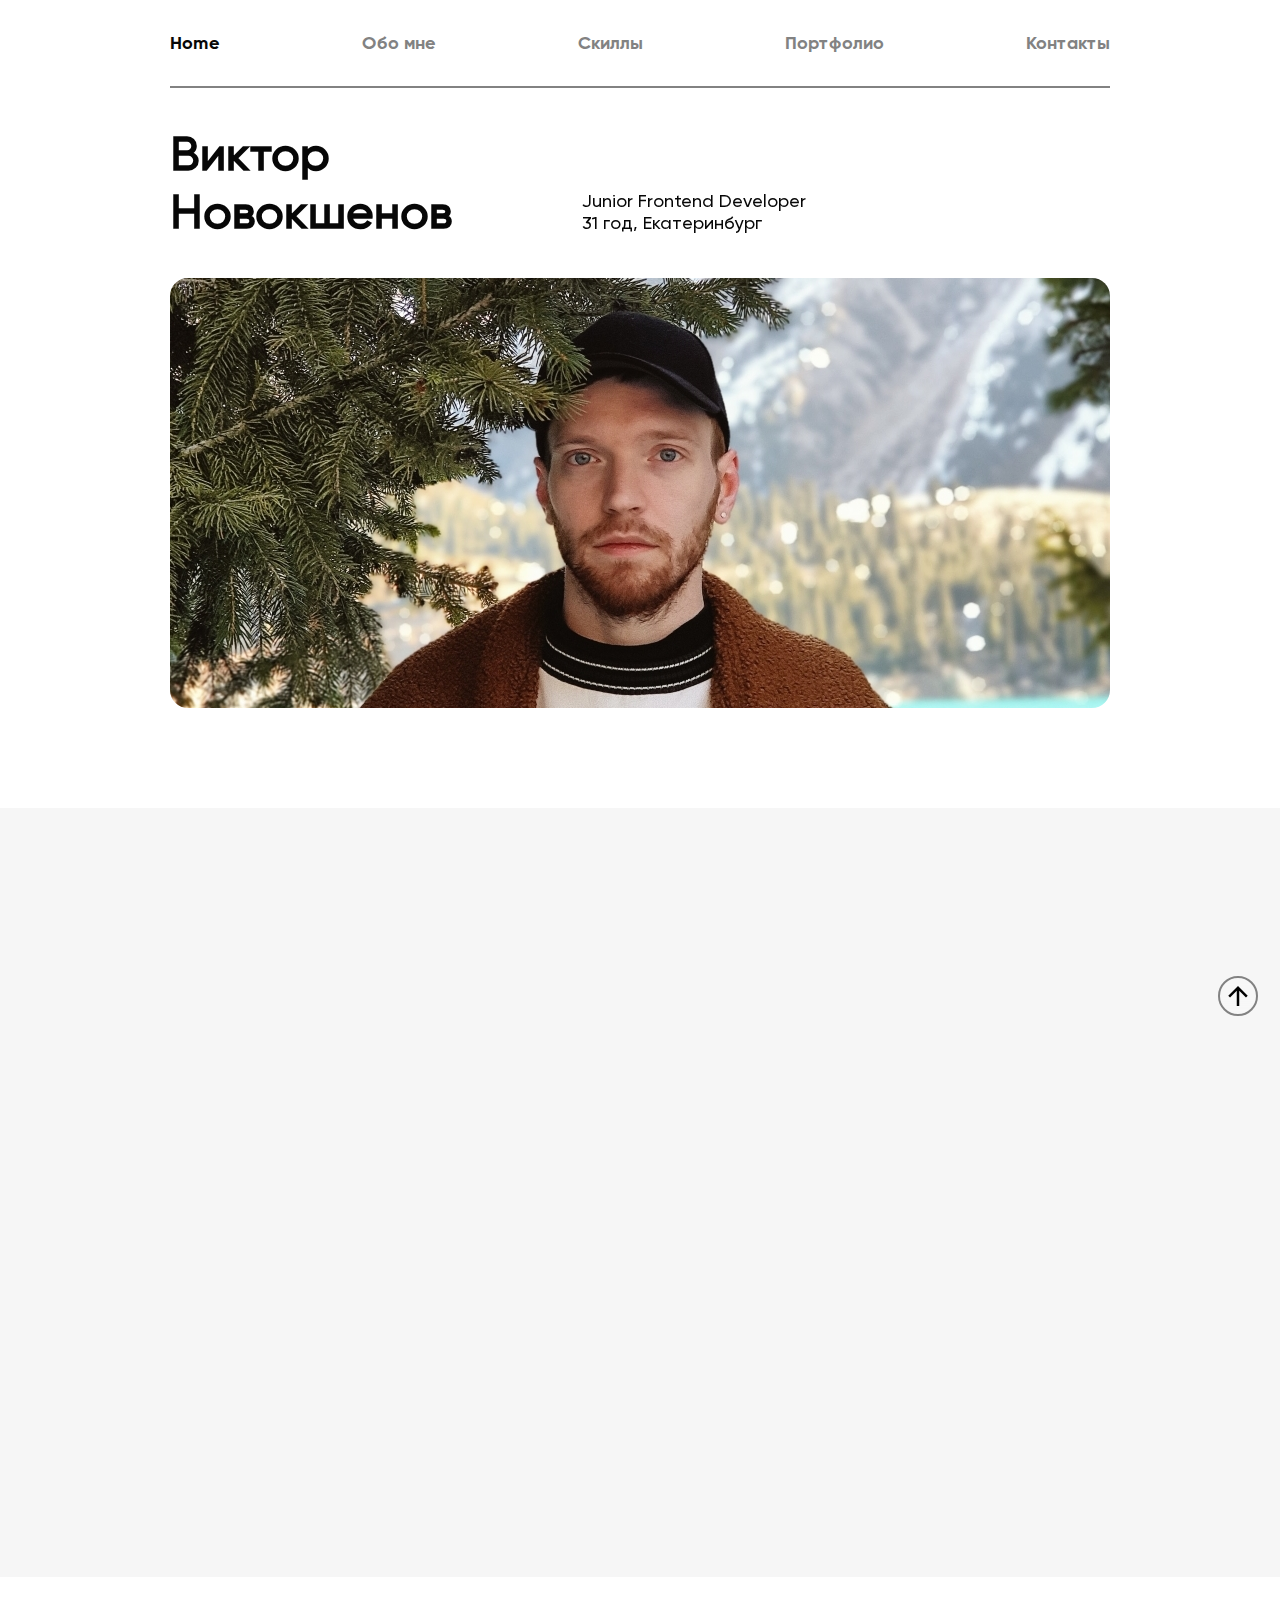
<file: index.html>
<!DOCTYPE html>
<html lang="en">
<head>
  <meta charset="UTF-8">
  <meta name="viewport" content="width=device-width, initial-scale=1.0">
  <link rel="stylesheet" href="fonts.css">
  <link rel="stylesheet" href="style.css">
  <title>Victor Novokshenov, Junior Frontend Developer</title>
  <!-- Yandex.Metrika counter -->
  <script type="text/javascript" >
    (function(m,e,t,r,i,k,a){m[i]=m[i]||function(){(m[i].a=m[i].a||[]).push(arguments)};
      m[i].l=1*new Date();k=e.createElement(t),a=e.getElementsByTagName(t)[0],k.async=1,k.src=r,a.parentNode.insertBefore(k,a)})
    (window, document, "script", "https://mc.yandex.ru/metrika/tag.js", "ym");

    ym(87896141, "init", {
      clickmap:true,
      trackLinks:true,
      accurateTrackBounce:true
    });
  </script>
  <noscript><div><img src="https://mc.yandex.ru/watch/87896141" style="position:absolute; left:-9999px;" alt="" /></div></noscript>
  <!-- /Yandex.Metrika counter -->
</head>
<body>
<header>
  <div class="container">

    <nav class="header-menu">
      <ul class="header-menu-wrapper">
        <li class="menu-item current"><a href="#">Home</a></li>
        <li class="menu-item"><a href="#about-me">Обо мне</a></li>
        <li class="menu-item"><a href="#skills">Скиллы</a></li>
        <li class="menu-item"><a href="#portfolio">Портфолио</a></li>
        <li class="menu-item"><a href="#contacts">Контакты</a></li>
      </ul>
    </nav>

    <div class="header-menu-modal">
      <ul class="header-menu-modal-wrapper">
        <li class="menu-modal-item current"><a href="#">Home</a></li>
        <li class="menu-modal-item"><a href="#about-me">Обо мне</a></li>
        <li class="menu-modal-item"><a href="#skills">Скиллы</a></li>
        <li class="menu-modal-item"><a href="#portfolio">Портфолио</a></li>
        <li class="menu-modal-item"><a href="#contacts">Контакты</a></li>
      </ul>
    </div>

    <button class="burger-menu-button">
      <span class="burger-menu-icon"></span>
    </button>

    <div class="personal-info">
      <div class="personal-name-profession">
        <div class="personal-name"><h1>Виктор <br> Новокшенов</h1></div>
        <div class="profession-info">Junior Frontend Developer <br> 31 год, Екатеринбург</div>
      </div>
      <div class="personal-photo">
        <img class="photo-lg" src="img/personal-photo-lg.jpg" alt="Victor Novokshenov">
        <img src="img/personal-photo.jpg" alt="Victor Novokshenov" class="photo-sm">
      </div>
    </div>

  </div>
</header>

<main>
  <section class="about-me" id="about-me">
    <div class="container">
      <h2 class="section-title">Обо Мне</h2>
      <div class="about-me-content">
        <p>Меня зовут Новокшенов Виктор и я — начинающий Frontend разработчик.</p>

        <p>На текущий момент мною полностью пройден курс Frontend Developer на портале JetBrains.<br>
          Прошел все тренажеры HTML Academy. В том числе по JavaScript, PHP, верстке продвинутого уровня.<br>
          Умею верстать на флексах, гридах и, если внезапно понадобится, даже на флоатах и таблицах.</p>

        <p>В работе над проектами стараюсь писать максимально простой и понятный код,
          придерживаюсь общих рекомендаций по стилю кода и наименованию классов/переменных.<br>
          Считаю, что верстка должна быть адаптивной, а интерфейс максимально дружественным для пользователя.</p>

        <p>Ознакомиться с моими учебными работами можно в разделе
          <a href="#portfolio" class="text-link">портфолио</a> и на
          <a href="https://github.com/VictorNov" class="text-link" target="_blank" rel="noopener">GitHUB</a>.</p>
      </div>
    </div>
  </section>
  <section class="skills" id="skills">
    <div class="container">
      <h2 class="section-title">Скиллы</h2>
      <p class="skills-description">Имею опыт работы со следующими технологиями и программами:</p>
      <div class="skills-cards">
        <div class="skill-item">
          <img src="img/html5_icon.svg" alt="HTML5" title="HTML5" class="skill-item-img">
          <p class="skill-item-title">HTML5</p>
          <div class="skill-item-rating">
            <div class="star"></div>
            <div class="star"></div>
            <div class="star"></div>
            <div class="star"></div>
            <div class="star disabled"></div>
          </div>
        </div>
        <div class="skill-item">
          <img src="img/css3_icon.svg" alt="CSS3" title="CSS3" class="skill-item-img">
          <p class="skill-item-title">CSS3</p>
          <div class="skill-item-rating">
            <div class="star"></div>
            <div class="star"></div>
            <div class="star"></div>
            <div class="star"></div>
            <div class="star disabled"></div>
          </div>
        </div>
        <div class="skill-item">
          <img src="img/js_icon.svg" alt="JavaScript" title="JavaScript" class="skill-item-img">
          <p class="skill-item-title">JavaScript</p>
          <div class="skill-item-rating">
            <div class="star"></div>
            <div class="star"></div>
            <div class="star"></div>
            <div class="star disabled"></div>
            <div class="star disabled"></div>
          </div>
        </div>
        <div class="skill-item">
          <img src="img/logo_sass_icon.svg" alt="Sass" title="Sass" class="skill-item-img">
          <p class="skill-item-title">Sass</p>
          <div class="skill-item-rating">
            <div class="star"></div>
            <div class="star"></div>
            <div class="star"></div>
            <div class="star disabled"></div>
            <div class="star disabled"></div>
          </div>
        </div>
        <div class="skill-item">
          <img src="img/pug-final-logo.svg" alt="Pug" title="Pug" class="skill-item-img">
          <p class="skill-item-title">Pug</p>
          <div class="skill-item-rating">
            <div class="star"></div>
            <div class="star"></div>
            <div class="star disabled"></div>
            <div class="star disabled"></div>
            <div class="star disabled"></div>
          </div>
        </div>
        <div class="skill-item">
          <img src="img/webpack.svg" alt="Webpack" title="Webpack" class="skill-item-img">
          <p class="skill-item-title">Webpack</p>
          <div class="skill-item-rating">
            <div class="star"></div>
            <div class="star"></div>
            <div class="star disabled"></div>
            <div class="star disabled"></div>
            <div class="star disabled"></div>
          </div>
        </div>
        <div class="skill-item">
          <img src="img/PS.svg" alt="Photoshop" title="Photoshop" class="skill-item-img">
          <p class="skill-item-title">Adobe Photoshop</p>
          <div class="skill-item-rating">
            <div class="star"></div>
            <div class="star"></div>
            <div class="star"></div>
            <div class="star"></div>
            <div class="star disabled"></div>
          </div>
        </div>
        <div class="skill-item">
          <img src="img/Figma.svg" alt="Figma" title="Figma" class="skill-item-img">
          <p class="skill-item-title">Figma</p>
          <div class="skill-item-rating">
            <div class="star"></div>
            <div class="star"></div>
            <div class="star"></div>
            <div class="star"></div>
            <div class="star disabled"></div>
          </div>
        </div>
      </div>
    </div>
  </section>
  <section class="portfolio" id="portfolio">
    <div class="container">
      <h2 class="section-title">Портфолио</h2>
      <ul class="portfolio-list">
        <li class="portfolio-item">
          <img src="img/shareme.png" alt="" class="portfolio-item-img">
          <div class="portfolio-item-data">
            <a href="https://victor-shareme.netlify.app/" class="portfolio-item-link" rel="noopener" target="_blank">
              ShareMe
            </a>
            <p>
              Приложение представляет собой сильно упрощенную версию социальной сети Pinterest.<br>
              Любой пользователь имеет возможность зарегистрироваться со своим Google аккаунтом.
              После чего может делиться своими изображениями со всеми участниками сети, оставлять комментарии,
              добавлять посты в свое избранное и удалять свои публикации.<br>
              Backend реализован сервисом Sanity.<br>
              Frontend написан на React, стилизация - Tailwind CSS
            </p>
            <div class="portfolio__tags">
              <span class="portfolio__tag">React</span>
              <span class="portfolio__tag">Tailwind CSS</span>
              <span class="portfolio__tag">Sanity</span>
              <span class="portfolio__tag">Адаптивная верстка</span>
            </div>
          </div>
        </li>
        <li class="portfolio-item">
          <img src="img/petcare.png" alt="" class="portfolio-item-img">
          <div class="portfolio-item-data">
            <a href="/petcare/" class="portfolio-item-link" rel="noopener" target="_blank">
              Petcare
            </a>
            <p>
              Макет страницы компании по уходу за животными<br>
              100% адаптивная, кроссбраузерная верстка<br>
              Помимо стандартного функционала реализована функция переключения темы на темную
            </p>
            <div class="portfolio__tags">
              <span class="portfolio__tag">Pug</span>
              <span class="portfolio__tag">Sass</span>
              <span class="portfolio__tag">Babel</span>
              <span class="portfolio__tag">Адаптивная верстка</span>
            </div>
          </div>
        </li>
        <li class="portfolio-item">
          <img src="img/travel.png" alt="" class="portfolio-item-img">
          <div class="portfolio-item-data">
            <a href="/travel/" class="portfolio-item-link" rel="noopener" target="_blank">
              Travel
            </a>
            <p>
              Макет страницы туристического агентства<br>
              100% адаптивная, кроссбраузерная верстка<br>
              Помимо стандартного функционала реализована функция переключения темы на темную
            </p>
            <div class="portfolio__tags">
              <span class="portfolio__tag">Pug</span>
              <span class="portfolio__tag">Sass</span>
              <span class="portfolio__tag">VanillaJS</span>
              <span class="portfolio__tag">Gulp</span>
              <span class="portfolio__tag">Адаптивная верстка</span>
            </div>
          </div>
        </li>
        <li class="portfolio-item">
          <img src="img/plants.png" alt="" class="portfolio-item-img">
          <div class="portfolio-item-data">
            <a href="/plants/" class="portfolio-item-link" rel="noopener" target="_blank">
              Plantex
            </a>
            <p>
              Лендинг магазина по продаже живых растений<br>
              100% адаптивная, кроссбраузерная верстка<br>
              Помимо стандартного функционала реализована функция переключения темы на темную
            </p>
            <div class="portfolio__tags">
              <span class="portfolio__tag">HTML5</span>
              <span class="portfolio__tag">CSS3</span>
              <span class="portfolio__tag">VanillaJS</span>
              <span class="portfolio__tag">Адаптивная верстка</span>
            </div>
          </div>
        </li>
        <li class="portfolio-item">
          <img src="img/cars.png" alt="" class="portfolio-item-img">
          <div class="portfolio-item-data">
            <a href="/cars/" class="portfolio-item-link" rel="noopener" target="_blank">
              Elecar
            </a>
            <p>
              Лендинг автосалона, предлагающего современные электромобили<br>
              Использовано большое количество интересных и динамических визуальных эффектов<br>
              100% адаптивная, кроссбраузерная верстка
            </p>
            <div class="portfolio__tags">
              <span class="portfolio__tag">HTML5</span>
              <span class="portfolio__tag">CSS3</span>
              <span class="portfolio__tag">VanillaJS</span>
              <span class="portfolio__tag">Адаптивная верстка</span>
            </div>
          </div>
        </li>
        <li class="portfolio-item">
          <img src="img/menu.png" alt="Меню доставки" class="portfolio-item-img">
          <div class="portfolio-item-data">
            <a href="/js-projects/menu/" class="portfolio-item-link" rel="noopener" target="_blank">
              Меню доставки еды
            </a>
            <p>
              В данном проекте реализованы два блока:<br>
              Меню блюд заполняется динамически посредством JS из массива объектов, который может быть получен, как
              JSON<br>
              Корзина, куда попадают добавленные блюда. Стоимость заказа рассчитывается динамически.
              Пользователь может увеличить количество заказанных блюд или удалить любое блюдо из корзины.
            </p>
            <div class="portfolio__tags">
              <span class="portfolio__tag">HTML5</span>
              <span class="portfolio__tag">CSS3</span>
              <span class="portfolio__tag">VanillaJS</span>
            </div>
          </div>
        </li>
        <li class="portfolio-item">
          <img src="img/timer.png" alt="Таймер" class="portfolio-item-img">
          <div class="portfolio-item-data">
            <a href="/js-projects/pomodoro-timer/" class="portfolio-item-link" rel="noopener" target="_blank">
              JS Таймер
            </a>
            <p>
              Пользователь может самостоятельно задать любое время для обратного отсчета от 1 секунды
              до 99 минут 59 секунд<br>
              При срабатывании таймера меняется цвет обводки с зеленого на красный и пользователь услышит звуковой сигнал
            </p>
            <div class="portfolio__tags">
              <span class="portfolio__tag">HTML5</span>
              <span class="portfolio__tag">CSS3</span>
              <span class="portfolio__tag">VanillaJS</span>
            </div>
          </div>
        </li>
        <li class="portfolio-item">
          <img src="img/hypergram.png" alt="Hypergram" class="portfolio-item-img">
          <div class="portfolio-item-data">
            <a href="/hypergram" class="portfolio-item-link" rel="noopener" target="_blank">
              Hypergram
            </a>
            <p>
              Простой редактор изображений, который позволяет загрузить пользовательское изображение.
              Изменить параметры яркости, контраста, прозрачности и сохранить результат на компьютер.
            </p>
            <div class="portfolio__tags">
              <span class="portfolio__tag">HTML5</span>
              <span class="portfolio__tag">CSS3</span>
              <span class="portfolio__tag">VanillaJS</span>
              <span class="portfolio__tag">&lt;canvas&gt;</span>
            </div>
          </div>
        </li>
        <li class="portfolio-item">
          <img src="img/to-do-list.png" alt="To-Do List" class="portfolio-item-img">
          <div class="portfolio-item-data">
            <a href="/to-do-list" class="portfolio-item-link" rel="noopener" target="_blank">
              To-Do List
            </a>
            <p>
              Простой список дел, который позволяет добаввлять новые задания, отмечать уже выполненные и удалять ненужные
              строки.<br>
              Кроме того в проекте реализовано хранение задач в Local Storage, что позволяет задачам не сбрасываться при
              перезагрузке.
            </p>
            <div class="portfolio__tags">
              <span class="portfolio__tag">HTML5</span>
              <span class="portfolio__tag">CSS3</span>
              <span class="portfolio__tag">VanillaJS</span>
            </div>
          </div>
        </li>
        <li class="portfolio-item">
          <img src="img/open-space.png" alt="Open Space" class="portfolio-item-img">
          <div class="portfolio-item-data">
            <a href="/open-space" class="portfolio-item-link" rel="noopener" target="_blank">
              Open Space
            </a>
            <p>
              Мини-головоломка в которой необходимо найти пароль от панели управления, включить все тумблеры и, наконец,
              запустить ракету в открытый космос!
            </p>
            <div class="portfolio__tags">
              <span class="portfolio__tag">HTML5</span>
              <span class="portfolio__tag">CSS3</span>
              <span class="portfolio__tag">VanillaJS</span>
            </div>
          </div>
        </li>
        <li class="portfolio-item">
          <img src="img/case-converter.png" alt="Case Converter" class="portfolio-item-img">
          <div class="portfolio-item-data">
            <a href="/case-converter" class="portfolio-item-link" rel="noopener" target="_blank">
              Case Converter
            </a>
            <p>
              Текстовый редактор, который позволяет пользователю быстро изменить регистр текста и сохранить в .txt файл
            </p>
            <div class="portfolio__tags">
              <span class="portfolio__tag">VanillaJS</span>
            </div>
          </div>
        </li>
        <li class="portfolio-item">
          <img src="img/virtual-piano.png" alt="Virtual Piano" class="portfolio-item-img">
          <div class="portfolio-item-data">
            <a href="/virtual-piano" class="portfolio-item-link" rel="noopener" target="_blank">
              Virtual Piano
            </a>
            <p>
              В этом проекте реализовано виртуальное пианино, клавиши которого звучат при клике мышкой или нажатии
              соответствующей клавиши на клавиатуре
            </p>
            <div class="portfolio__tags">
              <span class="portfolio__tag">VanillaJS</span>
            </div>
          </div>
        </li>
      </ul>
    </div>
  </section>
</main>

<footer>
  <div class="container-footer" id="contacts">
    <h2 class="section-title">Контакты</h2>
    <p class="contacts-text">
      Вы можете связаться со мной, написав письмо на
      <a href="mailto:victornov@bk.ru">victornov@bk.ru</a> <br/>
      По телефону: <a href="tel:+79995669267">+79995669267</a> <br/>
      Или свяжитесь со мной в моих соцсетях
    </p>
    <button class="contacts-button">Отправить сообщение</button>
    <ul class="social-icons">
      <li class="social-icon habr"><a href="https://career.habr.com/victor_nov" title="habr" target="_blank"
                                      rel="noopener">habr</a></li>
      <li class="social-icon instagram"><a href="https://www.instagram.com/victor_nov/" title="Instagram"
                                           target="_blank" rel="noopener">Instagram</a></li>
      <li class="social-icon github"><a href="https://github.com/VictorNov" title="GitHub" target="_blank"
                                        rel="noopener">GitHub</a></li>
    </ul>
    <p class="social-text">&copy; 2021-2022 Victor Novokshenov</p>
  </div>
</footer>

<div class="to-top-button">
  <svg xmlns="http://www.w3.org/2000/svg" viewBox="0 0 24 24" width="30" height="30"><path fill="none" d="M0 0h24v24H0z"/><path d="M13 7.828V20h-2V7.828l-5.364 5.364-1.414-1.414L12 4l7.778 7.778-1.414 1.414L13 7.828z"/></svg>
</div>

<div class="modal-contacts-container">
  <div class="modal-contacts">
    <form name="feedback" class="contacts-form" action="mail.php" method="post">
      <fieldset>
        <legend>Оставьте сообщение:</legend>
        <label>Ваше имя:
          <input type="text" name="name" required>
        </label>
        <label>E-mail:
          <input type="email" name="email" required>
        </label>
        <label>Номер телефона:
          <input type="tel" name="phone">
        </label>
        <label>Сообщение:
          <textarea rows="5" cols="45" name="message" required></textarea>
        </label>
        <input name="submit" type="submit" value="Отправить сообщение">
      </fieldset>
    </form>
    <span class="icon-close">Close</span>
  </div>
</div>
<script src="scrollreveal.min.js"></script>
<script src="script.js"></script>
</body>
</html>
</file>
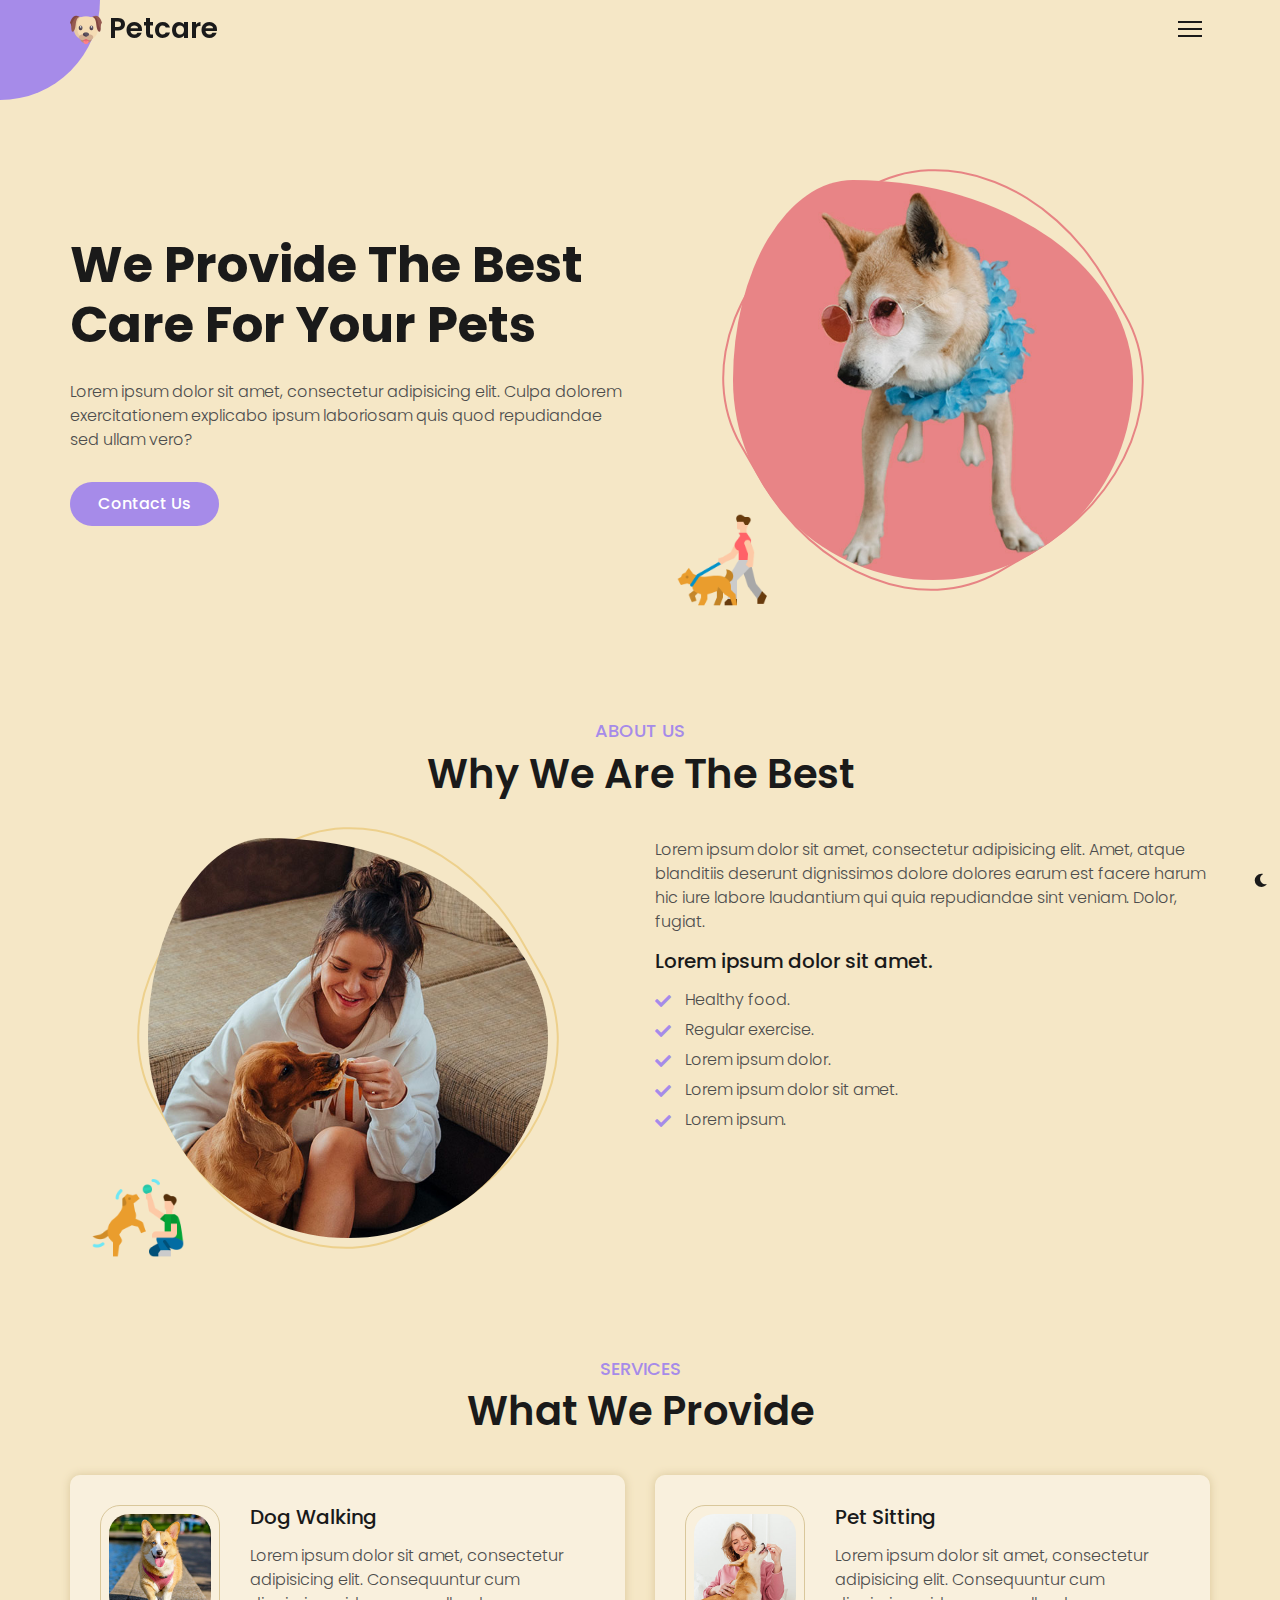
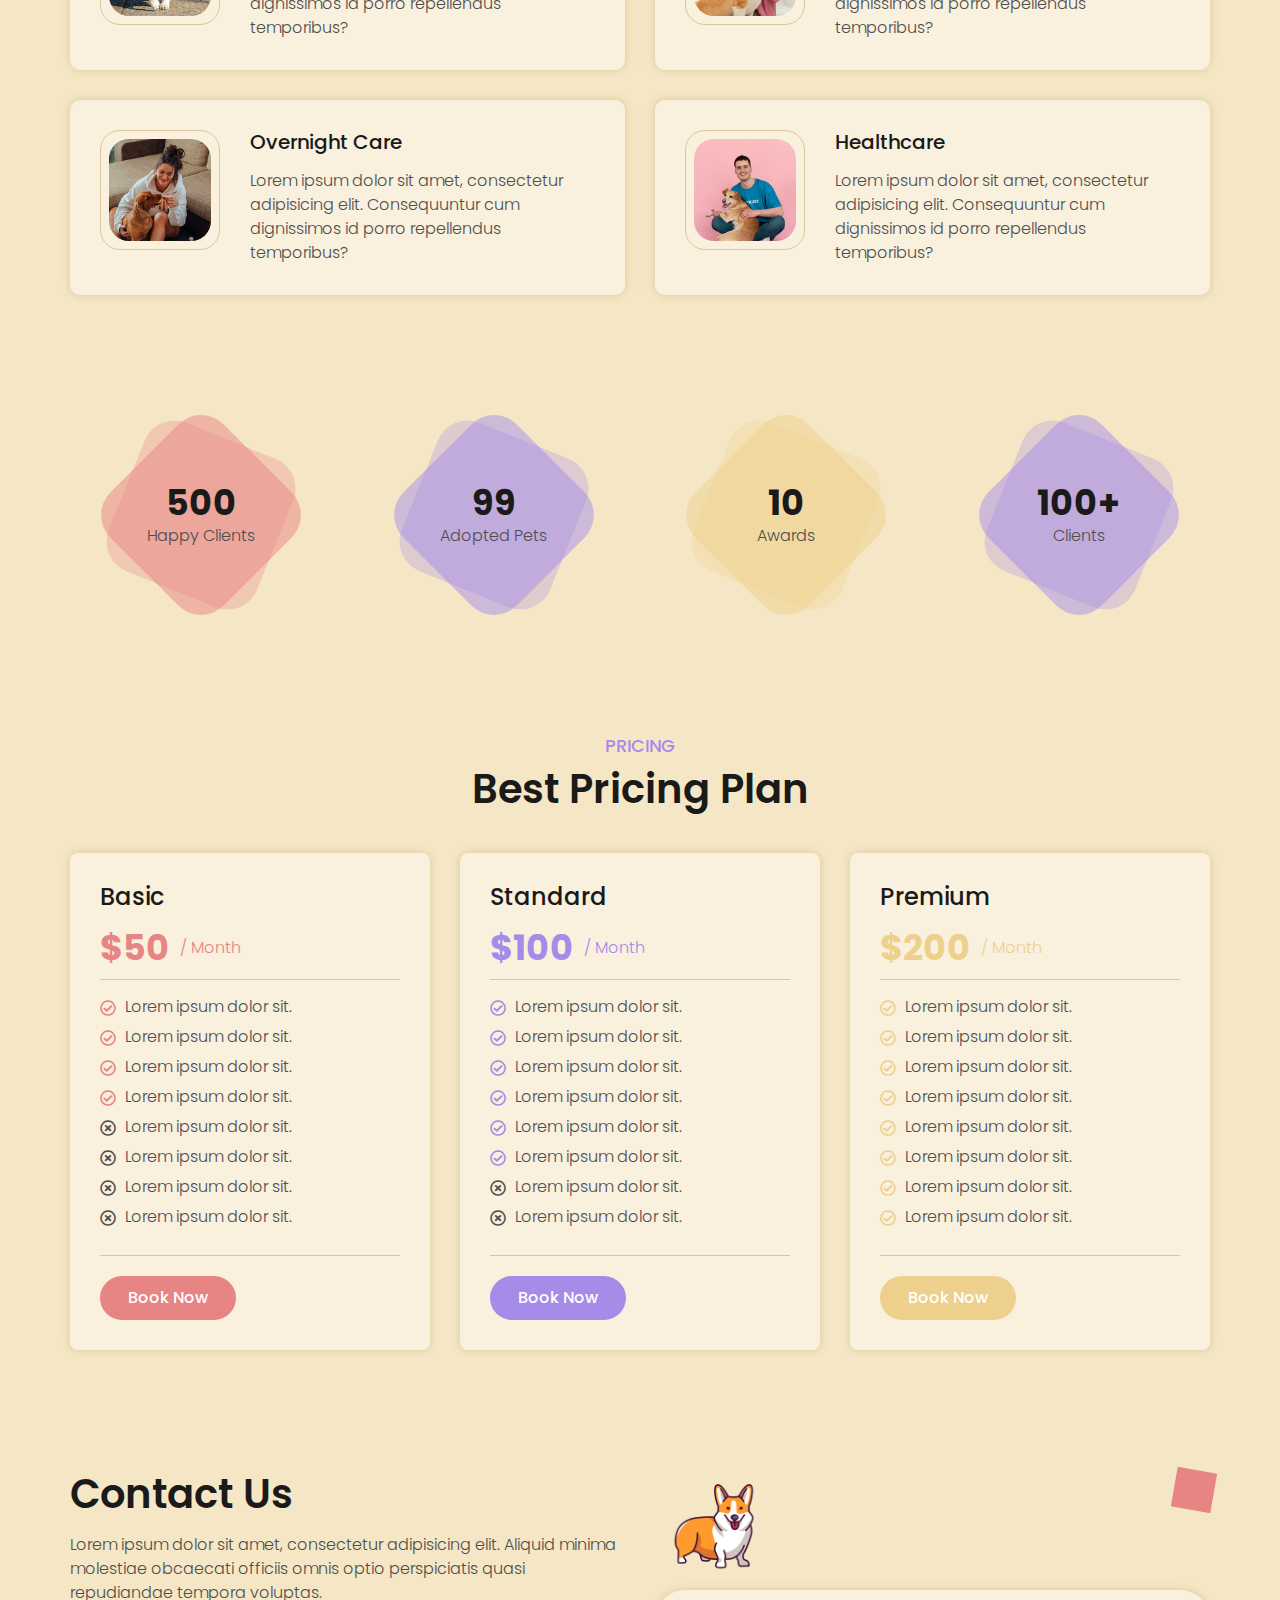
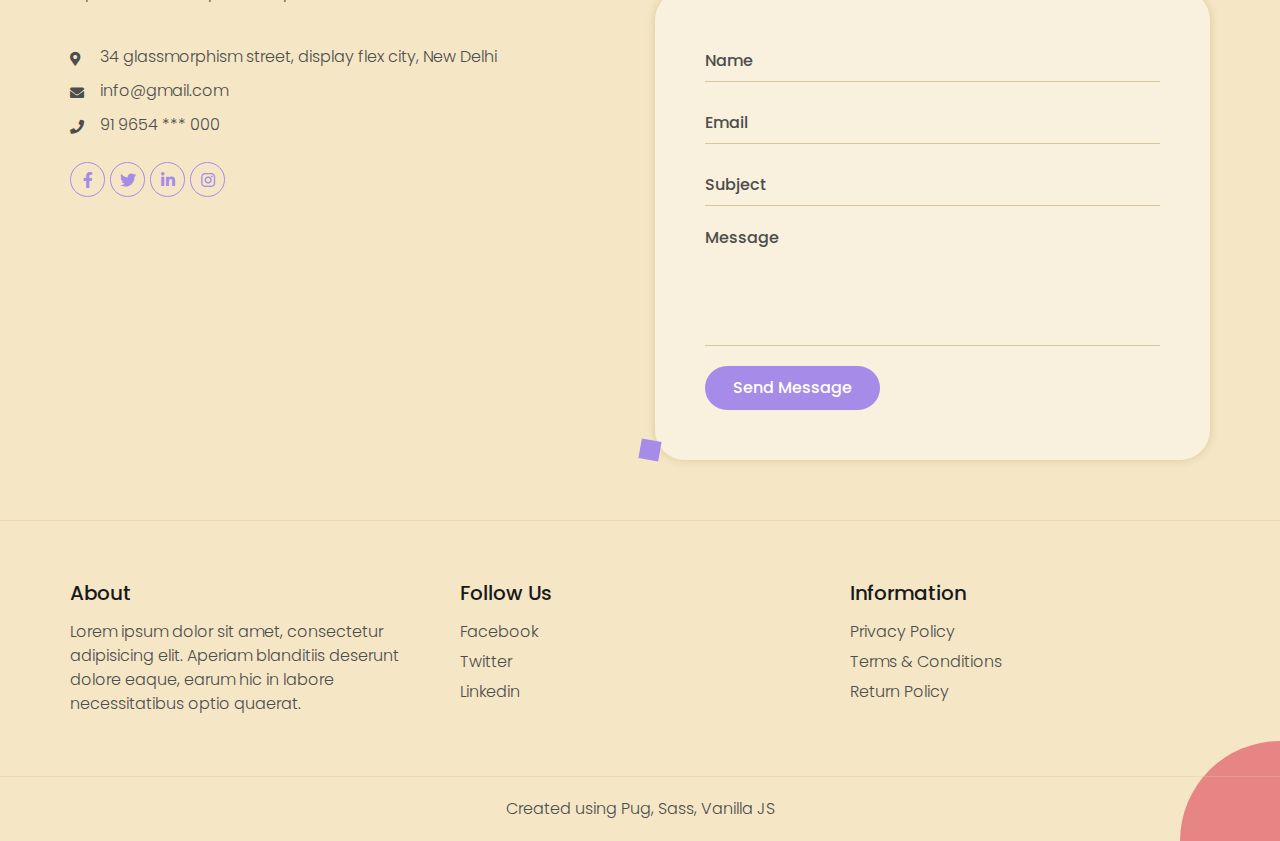
<file: petcare/index.html>
<!DOCTYPE html>
<html lang="en">
  <head>
    <meta charset="utf-8">
    <meta name="viewport" content="width=device-width, initial-scale=1.0">
    <link rel="stylesheet" href="assets/css/font-awesome.css">
    <link rel="stylesheet" href="assets/css/styles.css">
    <title>Pet care</title>
  </head>
  <body>
    <div class="preloader" id="preloader"><img src="assets/img/logo.png" alt=""></div>
    <header class="header">
      <div class="container">
        <div class="header__main">
          <div class="header__logo"><a href="#"><img src="assets/img/logo.png" alt="">Petcare</a></div>
          <button class="nav-toggler" type="button" id="toggle-menu"><span></span></button>
          <nav class="nav" id="nav-menu">
            <ul>
              <li style="--item:1"><a href="#home">Home</a></li>
              <li style="--item:2"><a href="#about">About</a></li>
              <li style="--item:3"><a href="#services">Services</a></li>
              <li style="--item:4"><a href="#pricing">Pricing</a></li>
              <li style="--item:5"><a href="#contact">Contact</a></li>
            </ul>
          </nav>
        </div>
      </div>
    </header>
    <section class="home" id="home">
      <div class="container">
        <div class="row">
          <div class="home__text">
            <h1>We provide the best care for your pets</h1>
            <p>Lorem ipsum dolor sit amet, consectetur adipisicing elit. Culpa dolorem exercitationem explicabo ipsum laboriosam quis quod repudiandae sed ullam vero?</p><a class="btn" href="#contact">Contact Us</a>
          </div>
          <div class="home__img">
            <div class="fancy-br-box"><img src="assets/img/home-img.jpg" alt="">
              <div class="icon-box"><img src="assets/img/icon/1.png" alt=""></div>
            </div>
          </div>
        </div>
      </div>
    </section>
    <section class="about section" id="about">
      <div class="container">
        <h2 class="about__title section-title">About Us</h2>
        <p class="about__subtitle section-subtitle">Why we are the best</p>
        <div class="row">
          <div class="about__img">
            <div class="fancy-br-box"><img src="assets/img/about-img.jpg" alt="">
              <div class="icon-box"><img src="assets/img/icon/2.png" alt=""></div>
            </div>
          </div>
          <div class="about__text">
            <p>Lorem ipsum dolor sit amet, consectetur adipisicing elit. Amet, atque blanditiis deserunt dignissimos dolore dolores earum est facere harum hic iure labore laudantium qui quia repudiandae sint veniam. Dolor, fugiat.</p>
            <h3>Lorem ipsum dolor sit amet.</h3>
            <ul>
              <li><i class="fas fa-check"></i>Healthy food.</li>
              <li><i class="fas fa-check"></i>Regular exercise.</li>
              <li><i class="fas fa-check"></i>Lorem ipsum dolor.</li>
              <li><i class="fas fa-check"></i>Lorem ipsum dolor sit amet.</li>
              <li><i class="fas fa-check"></i>Lorem ipsum.</li>
            </ul>
          </div>
        </div>
      </div>
    </section>
    <section class="services section" id="services">
      <div class="container">
        <h2 class="section-title">Services</h2>
        <p class="section-subtitle">What we provide</p>
        <div class="row">
          <div class="services__item">
            <div class="services__item-img"><img src="assets/img/service/1.jpg" alt=""></div>
            <div class="services__item-text">
              <h3>Dog walking</h3>
              <p>Lorem ipsum dolor sit amet, consectetur adipisicing elit. Consequuntur cum dignissimos id porro repellendus temporibus?</p>
            </div>
          </div>
          <div class="services__item">
            <div class="services__item-img"><img src="assets/img/service/2.jpg" alt=""></div>
            <div class="services__item-text">
              <h3>Pet sitting</h3>
              <p>Lorem ipsum dolor sit amet, consectetur adipisicing elit. Consequuntur cum dignissimos id porro repellendus temporibus?</p>
            </div>
          </div>
          <div class="services__item">
            <div class="services__item-img"><img src="assets/img/service/3.jpg" alt=""></div>
            <div class="services__item-text">
              <h3>Overnight care</h3>
              <p>Lorem ipsum dolor sit amet, consectetur adipisicing elit. Consequuntur cum dignissimos id porro repellendus temporibus?</p>
            </div>
          </div>
          <div class="services__item">
            <div class="services__item-img"><img src="assets/img/service/4.jpg" alt=""></div>
            <div class="services__item-text">
              <h3>Healthcare</h3>
              <p>Lorem ipsum dolor sit amet, consectetur adipisicing elit. Consequuntur cum dignissimos id porro repellendus temporibus?</p>
            </div>
          </div>
        </div>
      </div>
    </section>
    <section class="fun-fact">
      <div class="container">
        <div class="row">
          <div class="fun-fact__item">
            <div class="fun-fact__box">
              <h2>500</h2>
              <p>Happy clients</p>
            </div>
          </div>
          <div class="fun-fact__item">
            <div class="fun-fact__box">
              <h2>99</h2>
              <p>Adopted pets</p>
            </div>
          </div>
          <div class="fun-fact__item">
            <div class="fun-fact__box">
              <h2>10</h2>
              <p>Awards</p>
            </div>
          </div>
          <div class="fun-fact__item">
            <div class="fun-fact__box">
              <h2>100+</h2>
              <p>Clients</p>
            </div>
          </div>
        </div>
      </div>
    </section>
    <section class="pricing section" id="pricing">
      <div class="container">
        <h2 class="section-title">Pricing</h2>
        <p class="section-subtitle">Best pricing plan</p>
        <div class="row">
          <div class="pricing__item pricing-1">
            <div class="pricing__header">
              <h3 data-text="basic"><span>Basic</span></h3>
              <div class="price">$50<span> / Month</span></div>
            </div>
            <div class="pricing__body">
              <ul>
                <li><i class="far fa-check-circle"></i>Lorem ipsum dolor sit.</li>
                <li><i class="far fa-check-circle"></i>Lorem ipsum dolor sit.</li>
                <li><i class="far fa-check-circle"></i>Lorem ipsum dolor sit.</li>
                <li><i class="far fa-check-circle"></i>Lorem ipsum dolor sit.</li>
                <li><i class="far fa-times-circle"></i>Lorem ipsum dolor sit.</li>
                <li><i class="far fa-times-circle"></i>Lorem ipsum dolor sit.</li>
                <li><i class="far fa-times-circle"></i>Lorem ipsum dolor sit.</li>
                <li><i class="far fa-times-circle"></i>Lorem ipsum dolor sit.</li>
              </ul>
            </div>
            <div class="pricing__footer"><a class="btn btn--pricing" href="#">Book Now</a></div>
          </div>
          <div class="pricing__item pricing-2">
            <div class="pricing__header">
              <h3 data-text="standard"><span>Standard</span></h3>
              <div class="price">$100<span> / Month</span></div>
            </div>
            <div class="pricing__body">
              <ul>
                <li><i class="far fa-check-circle"></i>Lorem ipsum dolor sit.</li>
                <li><i class="far fa-check-circle"></i>Lorem ipsum dolor sit.</li>
                <li><i class="far fa-check-circle"></i>Lorem ipsum dolor sit.</li>
                <li><i class="far fa-check-circle"></i>Lorem ipsum dolor sit.</li>
                <li><i class="far fa-check-circle"></i>Lorem ipsum dolor sit.</li>
                <li><i class="far fa-check-circle"></i>Lorem ipsum dolor sit.</li>
                <li><i class="far fa-times-circle"></i>Lorem ipsum dolor sit.</li>
                <li><i class="far fa-times-circle"></i>Lorem ipsum dolor sit.</li>
              </ul>
            </div>
            <div class="pricing__footer"><a class="btn btn--pricing" href="#">Book Now</a></div>
          </div>
          <div class="pricing__item pricing-3">
            <div class="pricing__header">
              <h3 data-text="premium"><span>Premium</span></h3>
              <div class="price">$200<span> / Month</span></div>
            </div>
            <div class="pricing__body">
              <ul>
                <li><i class="far fa-check-circle"></i>Lorem ipsum dolor sit.</li>
                <li><i class="far fa-check-circle"></i>Lorem ipsum dolor sit.</li>
                <li><i class="far fa-check-circle"></i>Lorem ipsum dolor sit.</li>
                <li><i class="far fa-check-circle"></i>Lorem ipsum dolor sit.</li>
                <li><i class="far fa-check-circle"></i>Lorem ipsum dolor sit.</li>
                <li><i class="far fa-check-circle"></i>Lorem ipsum dolor sit.</li>
                <li><i class="far fa-check-circle"></i>Lorem ipsum dolor sit.</li>
                <li><i class="far fa-check-circle"></i>Lorem ipsum dolor sit.</li>
              </ul>
            </div>
            <div class="pricing__footer"><a class="btn btn--pricing" href="#">Book Now</a></div>
          </div>
        </div>
      </div>
    </section>
    <section class="contact section" id="contact">
      <div class="container">
        <div class="row">
          <div class="contact__details">
            <h2 class="section-subtitle">Contact us</h2>
            <div class="contact__text-1">
              <p>Lorem ipsum dolor sit amet, consectetur adipisicing elit. Aliquid minima molestiae obcaecati officiis omnis optio perspiciatis quasi repudiandae tempora voluptas.</p>
            </div>
            <div class="contact__info">
              <div class="contact__info-item"><i class="fas fa-map-marker-alt"></i>
                <p>34 glassmorphism street, display flex city, New Delhi</p>
              </div>
              <div class="contact__info-item"><i class="fas fa-envelope"></i>
                <p>info@gmail.com</p>
              </div>
              <div class="contact__info-item"><i class="fas fa-phone"></i>
                <p>91 9654 *** 000</p>
              </div>
            </div>
            <div class="contact__social-links"><a class="fab fa-facebook-f" href="#" title="facebook"></a><a class="fab fa-twitter" href="#" title="twitter"></a><a class="fab fa-linkedin-in" href="#" title="linkedin"></a><a class="fab fa-instagram" href="#" title="instagram"></a></div>
          </div>
          <div class="contact__form">
            <div class="icon-box"><img src="assets/img/icon/3.png" alt=""></div>
            <div class="contact__form-box">
              <form action="">
                <div class="input-box">
                  <input class="input-control" type="text" placeholder="Name">
                </div>
                <div class="input-box">
                  <input class="input-control" type="email" placeholder="Email">
                </div>
                <div class="input-box">
                  <input class="input-control" type="text" placeholder="Subject">
                </div>
                <div class="input-box">
                  <textarea class="input-control" placeholder="Message"></textarea>
                </div>
                <button class="btn" type="submit">Send message</button>
              </form>
            </div>
          </div>
        </div>
      </div>
    </section>
    <footer class="footer">
      <div class="footer__top">
        <div class="container">
          <div class="row">
            <div class="footer__content">
              <h3 class="footer__title">About</h3>
              <p>Lorem ipsum dolor sit amet, consectetur adipisicing elit. Aperiam blanditiis deserunt dolore eaque, earum hic in labore necessitatibus optio quaerat.</p>
            </div>
            <div class="footer__content">
              <h3 class="footer__title">Follow us</h3>
              <ul>
                <li><a class="footer__link" href="#">Facebook</a></li>
                <li><a class="footer__link" href="#">Twitter</a></li>
                <li><a class="footer__link" href="#">Linkedin</a></li>
              </ul>
            </div>
            <div class="footer__content">
              <h3 class="footer__title">Information</h3>
              <ul>
                <li><a class="footer__link" href="#">Privacy policy</a></li>
                <li><a class="footer__link" href="#">Terms & conditions</a></li>
                <li><a class="footer__link" href="#">Return policy</a></li>
              </ul>
            </div>
          </div>
        </div>
      </div>
      <div class="footer__bottom">
        <div class="container">
          <p class="footer__copy">Created using Pug, Sass, Vanilla JS</p>
        </div>
      </div>
    </footer>
    <button class="switcher-btn" id="switcher-btn" type="button"><i class="fas fa-moon"></i></button>
    <script src="assets/js/scripts.js"></script>
  </body>
</html>
</file>
<file: fonts.css>
@font-face {
    font-family: 'Gilroy-Medium';
    src: url('./fonts/gilroy-medium.eot'); /* IE 9 Compatibility Mode */
    src: url('./fonts/gilroy-medium.eot?#iefix') format('embedded-opentype'), /* IE < 9 */
    url('./fonts/gilroy-medium.woff2') format('woff2'), /* Super Modern Browsers */
    url('./fonts/gilroy-medium.woff') format('woff'), /* Firefox >= 3.6, any other modern browser */
    url('./fonts/gilroy-medium.ttf') format('truetype'), /* Safari, Android, iOS */
    url('./fonts/gilroy-medium.svg#gilroy-medium') format('svg'); /* Chrome < 4, Legacy iOS */
}

@font-face {
    font-family: 'Gilroy-Bold';
    src: url('./fonts/gilroy-bold.eot'); /* IE 9 Compatibility Mode */
    src: url('./fonts/gilroy-bold.eot?#iefix') format('embedded-opentype'), /* IE < 9 */
    url('./fonts/gilroy-bold.woff2') format('woff2'), /* Super Modern Browsers */
    url('./fonts/gilroy-bold.woff') format('woff'), /* Firefox >= 3.6, any other modern browser */
    url('./fonts/gilroy-bold.ttf') format('truetype'), /* Safari, Android, iOS */
    url('./fonts/gilroy-bold.svg#gilroy-bold') format('svg'); /* Chrome < 4, Legacy iOS */
}
</file>
<file: style.css>
* {
    margin: 0;
    padding: 0;
    box-sizing: border-box;
}

/* Global variables */

:root {
    --font-size: 18px;
    --line-height: 22px;

    --text-color-primary: #070707;
    --text-color-secondary: #828282;

    --bg-color-primary: rgba(255, 255, 255, 0.8);
    --bg-color-secondary: #f6f6f6;
}

html,
body {
    font-family: "Gilroy-Medium", sans-serif;
    font-size: var(--font-size);
    line-height: var(--line-height);
    color: var(--text-color-primary);
    scroll-behavior: smooth;
}

body.fixed {
    position: fixed;
}

.container {
    position: relative;
    max-width: 940px;
    margin: 0 auto;
    overflow: hidden;
}

@media screen and (max-width: 960px) {
    .container {
        width: 100%;
        padding: 0 15px;
    }
}

@media screen and (max-width: 660px) {
    .container {
        width: 100%;
        padding: 0 28px;
    }
}

.text-link,
.text-link:visited {
    font: inherit;
    color: var(--text-color-secondary);
    transition: all .2s;
}

.text-link:hover {
    color: var(--text-color-primary);
}

.text-link:active {
    opacity: .5;
}

/* Header styles */

header {
    background-color: var(--bg-color-primary);
    padding-bottom: 100px;
}

.header-menu {
    height: 88px;
    border-bottom: 2px solid var(--text-color-secondary);
}

.header-menu-wrapper {
    height: 100%;
    display: flex;
    justify-content: space-between;
    align-items: center;
    list-style: none;
}

.menu-item {
    position: relative;
}

.menu-item::after {
    display: block;
    position: absolute;
    left: 0;
    bottom: 5px;
    content: "";
    height: 0;
    width: 0;
    border-bottom: 2px solid var(--text-color-primary);
    transition: width .3s;
}

.menu-item:hover::after {
    width: 100%;
}

.menu-item a {
    display: block;
    height: 48px;
    line-height: 48px;

    color: var(--text-color-secondary);
    font-family: "Gilroy-Bold", sans-serif;
    text-decoration: none;

    transition: color, .3s;
}

.menu-item a:hover {
    color: var(--text-color-primary);
}

.menu-item.current > a {
    color: var(--text-color-primary);
}

.burger-menu-button {
    cursor: pointer;
    display: none;
    position: absolute;
    top: 0;
    right: 30px;
    width: 33px;
    height: 33px;
    border: none;
    background-color: transparent;
}

.burger-menu-icon {
    display: block;
    width: 100%;
    height: 4px;
    background-color: var(--text-color-primary);
    transition: all .2s;
    z-index: 101;
}

.burger-menu-icon::before,
.burger-menu-icon::after {
    position: absolute;
    content: "";
    display: block;
    width: 100%;
    height: 4px;
    background-color: var(--text-color-primary);
    transition: top .2s, transform .2s .2s;
    z-index: 100;
}

.burger-menu-icon::before {
    top: 7px;
}

.burger-menu-icon::after {
    top: 23px;
}

.burger-menu-icon.active {
    background-color: transparent;
    transition: top .2s .2s, transform .2s;
}

.burger-menu-icon.active::before {
    background-color: var(--text-color-secondary);
    top: 15px;
    transform: rotate(45deg);
}

.burger-menu-icon.active::after {
    background-color: var(--text-color-secondary);
    top: 15px;
    transform: rotate(-45deg);
}

.personal-name-profession {
    display: flex;
    flex-wrap: wrap;
    justify-content: flex-start;
    align-items: center;
    height: 190px;
}

.personal-name {
    margin-right: 130px;
}

.personal-name h1 {
    font-size: 47px;
    line-height: 58px;
}

.profession-info {
    align-self: flex-end;
    margin-bottom: 44px;
}

.personal-photo img {
    display: block;
    width: 100%;
    height: auto;
    -webkit-border-radius: 1rem;
    -moz-border-radius: 1rem;
    border-radius: 1rem;
}

.personal-photo img.photo-sm {
    display: none;
}

.header-menu-modal {
    display: none;
    position: fixed;
    top: 0;
    left: 0;
    width: 100vw;
    height: 100vh;
    background-color: rgba(255, 255, 255, .65);
    backdrop-filter: blur(32px);
    transition: all .4s;
    transform: translateX(-100vw);
    padding: 65px 70px 0 26px;
    z-index: 99;
}

.header-menu-modal.open {
    transform: translateX(0);
}

.header-menu-modal-wrapper {
    padding: 0;
    margin: 0;
    list-style: none;
}

.menu-modal-item {
    margin-bottom: 65px;
}

.menu-modal-item a {
    color: var(--text-color-secondary);
    font-family: "Gilroy-Bold", sans-serif;
    font-size: 34px;
    line-height: 42px;
    text-decoration: none;
    transition: all .2s;
}

.menu-modal-item.current a {
    color: var(--text-color-primary);
}

.menu-modal-item a:hover {
    color: var(--text-color-primary);
}

.menu-modal-item a:active {
    opacity: .5;
}

@media screen and (max-width: 660px) {
    header {
        padding-top: 65px;
        padding-bottom: 83px;
    }

    .header-menu {
        display: none;
    }

    .burger-menu-button {
        display: block;
    }

    .header-menu-modal {
        display: block;
    }

    .personal-name-profession {
        display: block;
        margin-bottom: 37px;
    }

    .personal-name {
        margin: 0 0 23px;
    }

    .personal-photo img.photo-lg {
        display: none;
    }

    .personal-photo img.photo-sm {
        display: block;
    }
}

/* Main section styles */

.about-me {
    background-color: var(--bg-color-secondary);
    padding-top: 120px;
    padding-bottom: 107px;
}

.section-title {
    font-family: "Gilroy-Bold", sans-serif;
    font-size: 34px;
    font-weight: normal;
    line-height: 42px;
    margin-bottom: 1rem;
    text-align: center;
}

.about-me-content {
    margin: 0 auto;
    text-align: center;
    max-width: 500px;
}

.about-me-content p {
    margin-bottom: 2rem;
}

.about-me-content p:last-child {
    margin-bottom: 0;
}

.skills {
    padding-top: 90px;
    padding-bottom: 80px;
}

.skills .section-title {
    margin-bottom: 69px;
}

.skills-description {
    text-align: center;
    margin: 0 auto 83px;
    max-width: 500px;
}

.skills-cards {
    align-items: stretch;
    display: grid;
    grid-template-columns: repeat(4, max-content);
    justify-content: center;
    gap: 3rem 2rem;
}

@media screen and (max-width: 860px) {
    .skills-cards {
        grid-template-columns: repeat(3, max-content);
    }
}

@media screen and (max-width: 500px) {
    .skills-cards {
        grid-template-columns: repeat(2, max-content);
    }
}

@media screen and (max-width: 375px) {
    .skills-cards {
        grid-template-columns: max-content;
    }
}

.skill-item {
    display: flex;
    flex-direction: column;
    justify-content: flex-start;
    align-items: center;
    width: 130px;
}

.skill-item-img {
    width: 60px;
    height: 60px;
    margin-bottom: 15px;
}

.skill-item-title {
    color: var(--text-color-secondary);
    font-family: "Gilroy-Bold", sans-serif;
    font-size: 14px;
    line-height: 17px;
    margin-bottom: 1rem;
    text-align: center;
    width: 90px;
}

.skill-item-rating {
    display: flex;
    justify-content: center;
    -webkit-column-gap: .5rem;
    -moz-column-gap: .5rem;
    column-gap: .5rem;
}

.skill-item-rating .star {
    background: url("data:image/svg+xml,%3Csvg xmlns='http://www.w3.org/2000/svg' viewBox='0 0 24 24' width='12' height='12'%3E%3Cpath fill='none' d='M0 0h24v24H0z'/%3E%3Cpath d='M12 18.26l-7.053 3.948 1.575-7.928L.587 8.792l8.027-.952L12 .5l3.386 7.34 8.027.952-5.935 5.488 1.575 7.928z'/%3E%3C/svg%3E");
    width: 12px;
    height: 12px;
}

.skill-item-rating .star.disabled {
    background-image: url("data:image/svg+xml,%3Csvg xmlns='http://www.w3.org/2000/svg' viewBox='0 0 24 24' width='12' height='12'%3E%3Cpath fill='none' d='M0 0h24v24H0z'/%3E%3Cpath d='M12 18.26l-7.053 3.948 1.575-7.928L.587 8.792l8.027-.952L12 .5l3.386 7.34 8.027.952-5.935 5.488 1.575 7.928z' fill='rgba(175,175,175,1)'/%3E%3C/svg%3E");
}

.portfolio {
    background-color: var(--bg-color-secondary);
    padding-top: 113px;
    padding-bottom: 96px;
}

.portfolio .section-title {
    margin-bottom: 47px;
}

.portfolio-list {
    list-style: none;
    display: grid;
    row-gap: 99px;
}

.portfolio-item {
    display: grid;
    grid-template-columns: 1fr;
    text-align: center;
}

.portfolio__tags {
    display: flex;
    justify-content: center;
    flex-wrap: wrap;
    -webkit-column-gap: 1rem;
    -moz-column-gap: 1rem;
    column-gap: 1rem;
}

.portfolio__tag {
    background-color: var(--text-color-secondary);
    color: var(--text-color-primary);
    padding: .2rem .7rem .2rem 1.5rem;
    -webkit-border-radius: 2rem;
    -moz-border-radius: 2rem;
    border-radius: 2rem;
    font-size: 14px;
    position: relative;
    -webkit-box-shadow:  0 2px 4px rgba(0, 0, 0, .15);
    -moz-box-shadow:  0 2px 4px rgba(0, 0, 0, .15);
    box-shadow:  0 2px 4px rgba(0, 0, 0, .15);
    cursor: default;
    margin-bottom: .7rem;
    -webkit-transition: .3s;
    -moz-transition: .3s;
    -ms-transition: .3s;
    -o-transition: .3s;
    transition: .3s;
}

.portfolio__tag:hover {
    filter: invert(1);
}

.portfolio__tag::before {
    content: "#";
    color: #FFFFFF;
    font-size: 1.2rem;
    position: absolute;
    left: .6rem;
    -webkit-transition: .3s;
    -moz-transition: .3s;
    -ms-transition: .3s;
    -o-transition: .3s;
    transition: .3s;
}

@media screen and (min-width: 768px) {
    .portfolio-list {
        row-gap: 50px;
    }

    .portfolio-item {
        grid-template-columns: 1fr 1fr;
        -webkit-column-gap: 5rem;
        -moz-column-gap: 5rem;
        column-gap: 3rem;
        text-align: initial;
        padding: 0 2rem;
    }

    .portfolio__tags {
        justify-content: flex-start;
    }
}

.portfolio-item-img {
    width: 100%;
    height: auto;
    margin-bottom: 45px;
}

.portfolio-item-link {
    color: var(--text-color-primary);
    display: inline-block;
    font-family: "Gilroy-Bold", sans-serif;
    font-size: 24px;
    line-height: 28px;
    margin-bottom: 1rem;
    transition: all .2s;
}

.portfolio-item-link:hover {
    color: var(--text-color-secondary);
}

.portfolio-item-link:active {
    opacity: .5;
}

.portfolio-item p {
    max-width: 500px;
    margin: 0 auto 1.5rem;
}

/* Footer section */

footer {
    padding-top: 114px;
    padding-bottom: 123px;
}

.container-footer {
    max-width: 300px;
    margin: 0 auto;
    text-align: center;
}

@media screen and (max-width: 640px) {
    .container-footer {
        width: 100%;
        padding: 0 10px;
    }
}

.contacts-text {
    margin-bottom: 30px;
}

.contacts-button {
    background-color: var(--text-color-primary);
    color: var(--bg-color-primary);
    font: inherit;
    padding: 13px 30px;
    border: none;
    border-radius: 24px;
    margin-bottom: 85px;
    transition: all .2s;
}

.contacts-button:hover {
    box-shadow: 0 5px 5px rgba(0, 0, 0, .5);
    transform: translateY(-5px);
}

.contacts-button:active {
    box-shadow: 0 0 5px rgba(0, 0, 0, .5);
    transform: translateY(0);
}

.social-icons {
    display: flex;
    justify-content: space-around;
    list-style: none;
    margin-bottom: 45px;
}

.social-icon a {
    display: block;
    font-size: 0;
    width: 40px;
    height: 40px;
}

.social-icon.habr a {
    background: url("img/habr-logo.png") no-repeat center center;
}

.social-icon.instagram a {
    background: url("img/Instagram.svg") no-repeat center center;
}

.social-icon.github a {
    background: url("img/github_icon.svg") no-repeat center center;
}

.social-text {
    color: var(--text-color-secondary);
    font-size: 14px;
    line-height: 17px;
}

.contacts-text a,
.contacts-text a:visited {
    color: var(--text-color-primary);
}

.contacts-text a:hover {
    color: var(--text-color-secondary);
}

.contacts-text a:active {
    opacity: .5;
}

/* Modal styles */

.to-top-button {
    position: fixed;
    background-color: rgba(255, 255, 255, .2);
    backdrop-filter: blur(16px);
    border: 2px solid var(--text-color-secondary);
    border-radius: 50%;
    color: var(--text-color-primary);
    width: 40px;
    height: 40px;
    bottom: -50px;
    right: 22px;
    transition: all .2s;
    transform: translateY(66px);
    display: flex;
    justify-content: center;
    align-items: center;
}

.to-top-button-show {
    transform: translateY(0);
    bottom: 22px;
}

.to-top-button:hover {
    transform: translateY(-5px);
    box-shadow: 0 5px 5px rgba(0, 0, 0, .5);
}

.to-top-button:active {
    transform: translateY(0);
    box-shadow: 0 0 5px rgba(0, 0, 0, .5);
    opacity: .5;
}

.modal-contacts-container {
    display: none;
    width: 100vw;
    height: 100vh;
    background-color: rgba(0, 0, 0, .5);
    position: fixed;
    top: 0;
    left: 0;
    scroll-behavior: unset;
}

.contacts-open {
    display: flex;
    justify-content: center;
    align-items: center;
}

.modal-contacts {
    max-width: 500px;
    margin: 28px;
    padding: 20px;
    background-color: var(--bg-color-primary);
    position: relative;
}

.modal-contacts .icon-close {
    font-size: 0;
    position: absolute;
    top: 5px;
    right: 5px;
    width: 33px;
    height: 33px;
    cursor: pointer;
}

.modal-contacts .icon-close::before,
.modal-contacts .icon-close::after {
    content: "";
    display: block;
    width: 100%;
    height: 3px;
    background-color: var(--text-color-primary);
    position: absolute;
    top: calc(50% - 1.5px);
    left: 0;
}

.modal-contacts .icon-close::before {
    transform: rotate(45deg);
}

.modal-contacts .icon-close::after {
    transform: rotate(-45deg);
}

.contacts-form fieldset {
    border: none;
}

.contacts-form legend {
    font-family: "Gilroy-Bold", sans-serif;
    font-size: 24px;
    font-weight: normal;
    line-height: 32px;
    margin-bottom: 1rem;
    text-align: center;
}

.contacts-form label {
    display: block;
    line-height: 30px;
    margin-bottom: .5rem;
}

.contacts-form input[type="text"],
.contacts-form input[type="email"],
.contacts-form input[type="tel"],
.contacts-form textarea {
    border: 2px solid var(--text-color-secondary);
    background-color: var(--bg-color-secondary);
    color: var(--text-color-primary);
    font: inherit;
    padding: .2rem .5rem;
    width: 100%;
}

.contacts-form input[type="submit"] {
    background-color: var(--text-color-primary);
    color: var(--bg-color-primary);
    cursor: pointer;
    font: inherit;
    padding: 13px 30px;
    border: none;
    border-radius: 24px;
    transition: all .2s;
    width: 100%;
}

.contacts-form input[type="submit"]:active {
    opacity: .5;
}
</file>
<file: petcare/assets/css/styles.css>
@import url("https://fonts.googleapis.com/css2?family=Poppins:wght@300;400;500;600;700&display=swap");
:root {
  --main-color: hsl(257, 68%, 73%);
  --light-red: hsl(0, 67%, 71%);
  --light-yellow: hsl(42, 73%, 74%);
  --black-90: hsl(0, 0%, 10%);
  --black-70: hsl(0, 0%, 30%);
  --white: hsl(0, 0%, 100%);
  --white-alpha-40: hsl(0, 0%, 100%, .4);
  --white-alpha-50: hsl(0, 0%, 100%, .5);
  --body-bg-color: hsl(42, 71%, 87%);
  --border-color-1: hsl(42, 45%, 73%);
  --border-color-2: hsla(44, 45%, 73%, .4);
  --shadow-color: hsl(42, 45%, 73%);
}

body.dark-theme {
  --body-bg-color: hsl(258, 14%, 18%);
  --white-alpha-40: hsla(0, 0%, 100%, .05);
  --black-90: hsl(0, 0%, 100%);
  --black-70: hsla(0, 0%, 100%, .7);
  --border-color-1: hsla(0, 0%, 100%, .12);
  --border-color-2: hsla(0, 0%, 100%, .05);
  --shadow-color: hsla(0, 0%, 0%, .15);
}

* {
  -webkit-box-sizing: border-box;
  -moz-box-sizing: border-box;
  box-sizing: border-box;
  margin: 0;
  padding: 0;
}

::before,
\::after {
  -webkit-box-sizing: border-box;
  -moz-box-sizing: border-box;
  box-sizing: border-box;
}

html {
  scroll-behavior: smooth;
}

body {
  font-family: "Poppins", sans-serif;
  font-weight: 300;
  font-size: 16px;
  background-color: var(--body-bg-color);
  color: var(--black-70);
  overflow-x: hidden;
  line-height: 1.5;
  -webkit-tap-highlight-color: transparent;
}

h1, h2, h3, h4, h5, h6 {
  line-height: 1.2;
  color: var(--black-90);
}

h3 {
  font-size: 20px;
  font-weight: 500;
}

a {
  text-decoration: none;
  color: var(--main-color);
}

img {
  max-width: 100%;
  vertical-align: middle;
}

ul {
  list-style: none;
}

::selection {
  color: var(--white);
  background-color: var(--main-color);
}

::-webkit-scrollbar {
  width: 5px;
}

::-webkit-scrollbar-track {
  background-color: var(--body-bg-color);
}

::-webkit-scrollbar-thumb {
  background-color: var(--main-color);
}

.container {
  max-width: 1170px;
  margin: 0 auto;
  padding: 0 15px;
}

.row {
  --cols: 12;
  display: grid;
  grid-template-columns: repeat(var(--cols), minmax(0, 1fr));
  grid-gap: 30px;
}

.section {
  padding: 60px 0;
}
.section-title {
  font-size: 18px;
  font-weight: 500;
  text-transform: uppercase;
  color: var(--main-color);
  text-align: center;
  margin-bottom: 8px;
}
.section-subtitle {
  font-size: 40px;
  font-weight: 600;
  color: var(--black-90);
  text-transform: capitalize;
  text-align: center;
  line-height: 1.2;
  margin: 0 0 40px;
}

button {
  cursor: pointer;
}

.btn {
  display: inline-block;
  padding: 10px 28px;
  background-color: var(--main-color);
  color: var(--white);
  -webkit-border-radius: 30px;
  -moz-border-radius: 30px;
  border-radius: 30px;
  font-weight: 500;
  font-size: 16px;
  text-transform: capitalize;
  line-height: 1.5;
  font-family: inherit;
  border: none;
  vertical-align: middle;
  -webkit-user-select: none;
  -moz-user-select: none;
  -ms-user-select: none;
  user-select: none;
  position: relative;
  overflow: hidden;
}
.btn::before, .btn::after {
  position: absolute;
  content: "";
  background-color: var(--white-alpha-50);
}
.btn::before {
  height: 8px;
  width: 8px;
  left: -8px;
  top: 6px;
  -webkit-transition: left 0.2s ease;
  -moz-transition: left 0.2s ease;
  -ms-transition: left 0.2s ease;
  -o-transition: left 0.2s ease;
  transition: left 0.2s ease;
}
.btn::after {
  height: 10px;
  width: 10px;
  right: -10px;
  bottom: 6px;
  -webkit-transition: right 0.2s ease;
  -moz-transition: right 0.2s ease;
  -ms-transition: right 0.2s ease;
  -o-transition: right 0.2s ease;
  transition: right 0.2s ease;
}
.btn:hover::before {
  left: 14px;
}
.btn:hover::after {
  right: 14px;
}
.btn:hover::before, .btn:hover::after {
  -webkit-animation: spin 2s linear infinite;
  -o-animation: spin 2s linear infinite;
  animation: spin 2s linear infinite;
}

.input-box {
  margin-bottom: 20px;
}

.input-control {
  display: block;
  width: 100%;
  height: 42px;
  background-color: transparent;
  outline: none;
  border: none;
  border-bottom: 1px solid var(--border-color-1);
  font: inherit;
  font-weight: 500;
  font-size: 16px;
  color: var(--black-90);
}
.input-control::placeholder {
  color: var(--black-70);
}

textarea.input-control {
  height: 120px;
  resize: none;
}

.fancy-br-box {
  height: auto;
  max-width: 400px;
  margin: auto;
  position: relative;
  z-index: 1;
}
.fancy-br-box::before {
  content: "";
  position: absolute;
  left: 0;
  top: 0;
  height: 100%;
  width: 100%;
  border: 2px solid transparent;
  -webkit-border-radius: 50% 40%/40% 50%;
  -moz-border-radius: 50% 40%/40% 50%;
  border-radius: 50% 40%/40% 50%;
  -ms-transform: rotate(150deg);
  transform: rotate(150deg);
  z-index: -1;
}

.fancy-br-box > img {
  -webkit-border-radius: 30% 70% 50% 50%/50%;
  -moz-border-radius: 30% 70% 50% 50%/50%;
  border-radius: 30% 70% 50% 50%/50%;
}

.switcher-btn {
  height: 40px;
  width: 40px;
  position: fixed;
  right: 0;
  bottom: 0;
  color: var(--black-90);
  z-index: 3;
  -webkit-border-radius: 50%;
  -moz-border-radius: 50%;
  border-radius: 50%;
  border: none;
  background-color: transparent;
}
.switcher-btn::before {
  content: "";
  position: absolute;
  left: 0;
  top: 0;
  height: 100%;
  width: 100%;
  background-color: var(--main-color);
  -webkit-border-radius: 50%;
  -moz-border-radius: 50%;
  border-radius: 50%;
  z-index: -1;
  -webkit-transition: transform 0.3s ease;
  -moz-transition: transform 0.3s ease;
  -ms-transition: transform 0.3s ease;
  -o-transition: transform 0.3s ease;
  transition: transform 0.3s ease;
  -ms-transform: scale(0);
  transform: scale(0);
}
.switcher-btn:hover::before {
  -ms-transform: scale(1);
  transform: scale(1);
}

@keyframes moveX {
  0%, 100% {
    -ms-transform: translateX(0);
    transform: translateX(0);
  }
  50% {
    -ms-transform: translateX(20px);
    transform: translateX(20px);
  }
}
@keyframes spin {
  from {
    -ms-transform: rotate(0);
    transform: rotate(0);
  }
  to {
    -ms-transform: rotate(360deg);
    transform: rotate(360deg);
  }
}
@keyframes zoomInOut {
  0%, 100% {
    -ms-transform: scale(1);
    transform: scale(1);
  }
  50% {
    -ms-transform: scale(1.1);
    transform: scale(1.1);
  }
}
.preloader {
  position: fixed;
  z-index: 102;
  left: 0;
  top: 0;
  width: 100vw;
  height: 100vh;
  background-color: var(--main-color);
  display: flex;
  justify-content: center;
  align-items: center;
  opacity: 1;
  -webkit-transition: opacity 0.6s ease;
  -moz-transition: opacity 0.6s ease;
  -ms-transition: opacity 0.6s ease;
  -o-transition: opacity 0.6s ease;
  transition: opacity 0.6s ease;
}
.preloader.fade-out {
  opacity: 0;
}
.preloader img {
  display: block;
  width: 50px;
  -webkit-animation: zoomInOut 1s linear infinite;
  -o-animation: zoomInOut 1s linear infinite;
  animation: zoomInOut 1s linear infinite;
}

.header {
  position: fixed;
  top: 0;
  left: 0;
  width: 100%;
  z-index: 100;
  padding: 8px 0;
  -webkit-transition: 0.3s ease;
  -moz-transition: 0.3s ease;
  -ms-transition: 0.3s ease;
  -o-transition: 0.3s ease;
  transition: 0.3s ease;
}
.header.header-visible {
  background-color: var(--white-alpha-40);
  backdrop-filter: blur(5px);
  -webkit-box-shadow: 0 0 10px var(--shadow-color);
  -moz-box-shadow: 0 0 10px var(--shadow-color);
  box-shadow: 0 0 10px var(--shadow-color);
}
.header__main {
  display: flex;
  justify-content: space-between;
  align-items: center;
  position: relative;
  background-color: transparent;
}
.header__logo img {
  width: 32px;
  margin-right: 7px;
}
.header__logo a {
  font-size: 28px;
  text-transform: capitalize;
  font-weight: 600;
  color: var(--black-90);
}
.header .nav-toggler {
  height: 34px;
  width: 40px;
  border: none;
  outline: none;
  background-color: transparent;
}
.header .nav-toggler.active span {
  background-color: transparent;
}
.header .nav-toggler.active span::before, .header .nav-toggler.active span::after {
  top: 0;
  -webkit-transition-delay: 0s, 0.2s;
  -moz-transition-delay: 0s, 0.2s;
  -o-transition-delay: 0s, 0.2s;
  transition-delay: 0s, 0.2s;
}
.header .nav-toggler.active span::before {
  -ms-transform: rotate(45deg);
  transform: rotate(45deg);
}
.header .nav-toggler.active span::after {
  -ms-transform: rotate(-45deg);
  transform: rotate(-45deg);
}
.header .nav-toggler span {
  display: block;
  height: 2px;
  width: 24px;
  background-color: var(--black-90);
  margin: auto;
  position: relative;
  -webkit-transition: background-color 0.3s ease;
  -moz-transition: background-color 0.3s ease;
  -ms-transition: background-color 0.3s ease;
  -o-transition: background-color 0.3s ease;
  transition: background-color 0.3s ease;
}
.header .nav-toggler span::before, .header .nav-toggler span::after {
  content: "";
  display: block;
  height: 2px;
  width: 24px;
  background-color: var(--black-90);
  position: absolute;
  left: 0;
  -webkit-transition: top 0.2s ease 0.2s, transform 0.2s ease;
  -moz-transition: top 0.2s ease 0.2s, transform 0.2s ease;
  -ms-transition: top 0.2s ease 0.2s, transform 0.2s ease;
  -o-transition: top 0.2s ease 0.2s, transform 0.2s ease;
  transition: top 0.2s ease 0.2s, transform 0.2s ease;
}
.header .nav-toggler span::before {
  top: -7px;
}
.header .nav-toggler span::after {
  top: 7px;
}
.header .nav {
  position: absolute;
  right: 0;
  top: 100%;
  margin-top: 13px;
  background-color: var(--white-alpha-40);
  backdrop-filter: blur(5px);
  -webkit-backdrop-filter: blur(5px);
  -webkit-border-radius: 10px;
  -moz-border-radius: 10px;
  border-radius: 10px;
  visibility: hidden;
  opacity: 0;
  -webkit-transition: opacity 0.5s ease, visibility 0s ease 0.5s;
  -moz-transition: opacity 0.5s ease, visibility 0s ease 0.5s;
  -ms-transition: opacity 0.5s ease, visibility 0s ease 0.5s;
  -o-transition: opacity 0.5s ease, visibility 0s ease 0.5s;
  transition: opacity 0.5s ease, visibility 0s ease 0.5s;
  z-index: 101;
}
.header .nav.active {
  visibility: visible;
  opacity: 1;
  -webkit-transition-delay: 0s;
  -moz-transition-delay: 0s;
  -o-transition-delay: 0s;
  transition-delay: 0s;
}
.header .nav.active li {
  -ms-transform: translateY(0px);
  transform: translateY(0px);
}
.header .nav li {
  text-align: center;
  -ms-transform: translateY(20px);
  transform: translateY(20px);
  -webkit-transition: transform 0.5s ease;
  -moz-transition: transform 0.5s ease;
  -ms-transition: transform 0.5s ease;
  -o-transition: transform 0.5s ease;
  transition: transform 0.5s ease;
  -webkit-transition-delay: calc(0.05s * var(--item));
  -moz-transition-delay: calc(0.05s * var(--item));
  -o-transition-delay: calc(0.05s * var(--item));
  transition-delay: calc(0.05s * var(--item));
}
.header .nav a {
  display: block;
  padding: 8px 30px;
  font-weight: 500;
  color: var(--black-90);
  text-transform: capitalize;
  position: relative;
}
.header .nav a::before {
  content: "";
  height: 2px;
  width: 0;
  position: absolute;
  left: 5px;
  top: 50%;
  -ms-transform: translateY(50%);
  transform: translateY(-50%);
  background-color: var(--main-color);
  -webkit-transition: width 0.3s ease;
  -moz-transition: width 0.3s ease;
  -ms-transition: width 0.3s ease;
  -o-transition: width 0.3s ease;
  transition: width 0.3s ease;
}
.header .nav a:hover::before {
  width: 12px;
}

.home {
  padding: 180px 0 80px;
  position: relative;
  z-index: 1;
  overflow: hidden;
}
.home::before {
  content: "";
  position: absolute;
  left: 0;
  top: 0;
  height: 200px;
  width: 200px;
  -ms-transform: translate(-50%, -50%);
  transform: translate(-50%, -50%);
  background-color: var(--main-color);
  -webkit-border-radius: 50%;
  -moz-border-radius: 50%;
  border-radius: 50%;
  z-index: -1;
}
.home__text, .home__img {
  grid-column: span 6;
  align-self: center;
}
.home__text h1 {
  font-size: 50px;
  text-transform: capitalize;
  margin-bottom: 25px;
}
.home__text p {
  margin: 0 0 30px;
}
.home__img .fancy-br-box::before {
  border-color: var(--light-red);
}
.home__img .icon-box {
  width: 100px;
  position: absolute;
  left: -60px;
  bottom: -30px;
  -webkit-animation: moveX 4s linear infinite;
  -o-animation: moveX 4s linear infinite;
  animation: moveX 4s linear infinite;
}

.about {
  overflow: hidden;
}
.about__img, .about__text {
  grid-column: span 6;
}
.about__img .fancy-br-box::before {
  border-color: var(--light-yellow);
}
.about__img .icon-box {
  width: 100px;
  position: absolute;
  left: -60px;
  bottom: -30px;
  -webkit-animation: moveX 4s linear infinite;
  -o-animation: moveX 4s linear infinite;
  animation: moveX 4s linear infinite;
}
.about__text h3 {
  margin: 15px 0;
}
.about__text ul li {
  margin-bottom: 6px;
  position: relative;
  padding-left: 30px;
}
.about__text ul i {
  color: var(--main-color);
  position: absolute;
  left: 0;
  top: 5px;
}

.services__item {
  grid-column: span 6;
  background-color: var(--white-alpha-40);
  padding: 30px;
  -webkit-border-radius: 10px;
  -moz-border-radius: 10px;
  border-radius: 10px;
  display: flex;
  align-items: flex-start;
  -webkit-box-shadow: 0 0 10px var(--shadow-color);
  -moz-box-shadow: 0 0 10px var(--shadow-color);
  box-shadow: 0 0 10px var(--shadow-color);
}
.services__item-img {
  width: 120px;
  flex-shrink: 0;
  -webkit-border-radius: 20px;
  -moz-border-radius: 20px;
  border-radius: 20px;
  border: 1px solid var(--border-color-1);
  overflow: hidden;
  padding: 8px;
}
.services__item-img img {
  -webkit-border-radius: 20px;
  -moz-border-radius: 20px;
  border-radius: 20px;
}
.services__item-text {
  padding-left: 30px;
}
.services__item-text h3 {
  text-transform: capitalize;
  margin: 0 0 15px;
}

.fun-fact {
  padding: 40px 0;
}
.fun-fact__item {
  grid-column: span 3;
  margin: 40px 0;
}
.fun-fact__item:nth-child(1) .fun-fact__box::before, .fun-fact__item:nth-child(1) .fun-fact__box::after {
  background-color: var(--light-red);
}
.fun-fact__item:nth-child(2) .fun-fact__box::before, .fun-fact__item:nth-child(2) .fun-fact__box::after, .fun-fact__item:nth-child(4) .fun-fact__box::before, .fun-fact__item:nth-child(4) .fun-fact__box::after {
  background-color: var(--main-color);
}
.fun-fact__item:nth-child(3) .fun-fact__box::before, .fun-fact__item:nth-child(3) .fun-fact__box::after {
  background-color: var(--light-yellow);
}
.fun-fact__item h2 {
  font-size: 35px;
}
.fun-fact__item p {
  text-transform: capitalize;
}
.fun-fact__box {
  width: 160px;
  height: 160px;
  display: flex;
  flex-direction: column;
  justify-content: center;
  align-items: center;
  position: relative;
  z-index: 1;
  margin: auto;
}
.fun-fact__box::before, .fun-fact__box::after {
  content: "";
  position: absolute;
  top: 0;
  left: 0;
  height: 100%;
  width: 100%;
  -webkit-border-radius: 20%;
  -moz-border-radius: 20%;
  border-radius: 20%;
}
.fun-fact__box::before {
  -ms-transform: rotate(22deg);
  transform: rotate(22deg);
  opacity: 0.3;
  z-index: -2;
}
.fun-fact__box::after {
  -ms-transform: rotate(45deg);
  transform: rotate(45deg);
  opacity: 0.5;
  z-index: -1;
}

.pricing__item {
  grid-column: span 4;
  background-color: var(--white-alpha-40);
  padding: 30px;
  -webkit-border-radius: 8px;
  -moz-border-radius: 8px;
  border-radius: 8px;
  -webkit-box-shadow: 0 0 10px var(--shadow-color);
  -moz-box-shadow: 0 0 10px var(--shadow-color);
  box-shadow: 0 0 10px var(--shadow-color);
}
.pricing__item.pricing-1 .pricing__header h3::before, .pricing__item.pricing-1 .pricing__header .price, .pricing__item.pricing-1 .fa-check-circle {
  color: var(--light-red);
}
.pricing__item.pricing-1 .pricing__footer .btn--pricing {
  background-color: var(--light-red);
}
.pricing__item.pricing-2 .pricing__header h3::before, .pricing__item.pricing-2 .pricing__header .price, .pricing__item.pricing-2 .fa-check-circle {
  color: var(--main-color);
}
.pricing__item.pricing-2 .pricing__footer .btn--pricing {
  background-color: var(--main-color);
}
.pricing__item.pricing-3 .pricing__header h3::before, .pricing__item.pricing-3 .pricing__header .price, .pricing__item.pricing-3 .fa-check-circle {
  color: var(--light-yellow);
}
.pricing__item.pricing-3 .pricing__footer .btn--pricing {
  background-color: var(--light-yellow);
}
.pricing__item:hover .pricing__header h3 span, .pricing__item:hover .pricing__header h3::before {
  -ms-transform: translateY(100%);
  transform: translateY(100%);
}
.pricing__header {
  border-bottom: 1px solid var(--border-color-1);
}
.pricing__header h3 {
  font-size: 24px;
  text-transform: capitalize;
  position: relative;
  overflow: hidden;
}
.pricing__header h3 span {
  display: block;
  -webkit-transition: transform 0.5s ease;
  -moz-transition: transform 0.5s ease;
  -ms-transition: transform 0.5s ease;
  -o-transition: transform 0.5s ease;
  transition: transform 0.5s ease;
}
.pricing__header h3::before {
  content: attr(data-text);
  position: absolute;
  left: 0;
  bottom: 100%;
  -webkit-transition: transform 0.5s ease;
  -moz-transition: transform 0.5s ease;
  -ms-transition: transform 0.5s ease;
  -o-transition: transform 0.5s ease;
  transition: transform 0.5s ease;
}
.pricing__header .price {
  font-size: 35px;
  display: flex;
  align-items: center;
  font-weight: bold;
  margin-top: 10px;
  padding-bottom: 5px;
}
.pricing__header .price span {
  font-size: 16px;
  margin-left: 10px;
  font-weight: 300;
}
.pricing__body {
  padding: 15px 0 20px;
  border-bottom: 1px solid var(--border-color-1);
}
.pricing__body li {
  margin-bottom: 6px;
  padding-left: 25px;
  position: relative;
}
.pricing__body li i {
  position: absolute;
  left: 0;
  top: 5px;
}
.pricing__footer {
  padding-top: 20px;
}

.contact {
  overflow: hidden;
}
.contact__details, .contact__form {
  grid-column: span 6;
  position: relative;
}
.contact .section-subtitle {
  text-align: left;
  margin-bottom: 15px;
}
.contact__text-1 {
  margin-bottom: 40px;
}
.contact__info-item {
  position: relative;
  margin-bottom: 10px;
  padding-left: 30px;
}
.contact__info-item i {
  position: absolute;
  left: 0;
  top: 7px;
  font-size: 14px;
}
.contact__social-links {
  margin-top: 25px;
}
.contact__social-links a {
  height: 35px;
  width: 35px;
  color: var(--main-color);
  display: inline-flex;
  align-items: center;
  justify-content: center;
  border: 1px solid var(--main-color);
  -webkit-border-radius: 50%;
  -moz-border-radius: 50%;
  border-radius: 50%;
  margin-right: 5px;
  -webkit-transition: color 0.3s ease;
  -moz-transition: color 0.3s ease;
  -ms-transition: color 0.3s ease;
  -o-transition: color 0.3s ease;
  transition: color 0.3s ease;
  position: relative;
  z-index: 1;
}
.contact__social-links a:hover {
  color: var(--white);
  border-color: transparent;
}
.contact__social-links a:hover::after {
  -ms-transform: scale(1);
  transform: scale(1);
}
.contact__social-links a::after {
  content: "";
  position: absolute;
  left: 0;
  top: 0;
  height: 100%;
  width: 100%;
  background-color: var(--main-color);
  -webkit-border-radius: 50%;
  -moz-border-radius: 50%;
  border-radius: 50%;
  z-index: -1;
  -ms-transform: scale(0);
  transform: scale(0);
  -webkit-transition: transform 0.3s ease;
  -moz-transition: transform 0.3s ease;
  -ms-transition: transform 0.3s ease;
  -o-transition: transform 0.3s ease;
  transition: transform 0.3s ease;
}
.contact__form::before, .contact__form::after {
  content: "";
  position: absolute;
}
.contact__form::before {
  right: -4px;
  top: 0;
  height: 40px;
  width: 40px;
  background-color: var(--light-red);
  z-index: -1;
  -ms-transform: rotate(10deg);
  transform: rotate(10deg);
}
.contact__form::after {
  left: -15px;
  bottom: 0;
  height: 20px;
  width: 20px;
  background-color: var(--main-color);
  z-index: 1;
  -ms-transform: rotate(10deg);
  transform: rotate(10deg);
}
.contact__form .icon-box {
  width: 120px;
  -webkit-animation: moveX 4s linear infinite;
  -o-animation: moveX 4s linear infinite;
  animation: moveX 4s linear infinite;
}
.contact__form-box {
  background-color: var(--white-alpha-40);
  padding: 50px;
  -webkit-border-radius: 30px;
  -moz-border-radius: 30px;
  border-radius: 30px;
  -webkit-box-shadow: 0 0 10px var(--shadow-color);
  -moz-box-shadow: 0 0 10px var(--shadow-color);
  box-shadow: 0 0 10px var(--shadow-color);
}

.footer {
  position: relative;
  z-index: 1;
  overflow: hidden;
}
.footer::after {
  content: "";
  position: absolute;
  right: 0;
  bottom: 0;
  width: 200px;
  height: 200px;
  background-color: var(--light-red);
  -webkit-border-radius: 50%;
  -moz-border-radius: 50%;
  border-radius: 50%;
  -ms-transform: translate(50%, 50%);
  transform: translate(50%, 50%);
  z-index: -1;
}
.footer__top {
  padding: 60px 0;
  border-top: 1px solid var(--border-color-2);
}
.footer__content {
  grid-column: span 4;
}
.footer__content ul li {
  margin-bottom: 6px;
}
.footer__content ul a {
  display: inline-block;
  color: var(--black-70);
  text-transform: capitalize;
  -webkit-transition: color 0.3s ease;
  -moz-transition: color 0.3s ease;
  -ms-transition: color 0.3s ease;
  -o-transition: color 0.3s ease;
  transition: color 0.3s ease;
}
.footer__content ul a:hover {
  color: var(--main-color);
}
.footer__title {
  text-transform: capitalize;
  margin: 0 0 15px;
}
.footer__bottom {
  border-top: 1px solid var(--border-color-2);
  padding: 20px 0;
  text-align: center;
}

@media screen and (max-width: 1199px) {
  .container {
    padding: 0 30px;
  }
}
@media screen and (max-width: 991px) {
  .home__text h1 {
    font-size: 35px;
  }

  .section-subtitle {
    font-size: 32px;
  }

  .services__item {
    flex-direction: column;
    align-items: center;
    text-align: center;
  }

  .services__item-img {
    margin-bottom: 20px;
  }

  .services__item-text {
    padding-left: 0;
  }

  .fun-fact__item {
    grid-column: span 6;
  }

  .pricing__item {
    grid-column: span 6;
  }

  .contact__form-box {
    padding: 30px;
  }

  .footer__content {
    grid-column: span 6;
  }
  .footer__content:first-child {
    grid-column: span 8;
  }
}
@media screen and (max-width: 767px) {
  .container {
    padding: 0 15px;
  }

  .section {
    padding-top: 20px;
  }

  .home {
    padding-top: 140px;
  }

  .home__img,
.home__text,
.about__img,
.about__text,
.services__item,
.pricing__item,
.contact__details,
.contact__form,
.footer__content {
    grid-column: span 12;
  }

  .home__img,
.about__img {
    order: -1;
    margin-bottom: 60px;
  }

  .contact__details {
    margin-bottom: 40px;
  }
}
@media screen and (max-width: 575px) {
  .row {
    -webkit-column-gap: 0;
    -moz-column-gap: 0;
    grid-gap: 15px;
  }

  .fun-fact__item {
    grid-column: span 12;
  }

  .fun-fact__box {
    width: 130px;
    height: 130px;
  }
  .fun-fact__box h2 {
    font-size: 26px;
  }

  .section-subtitle {
    font-size: 26px;
  }

  .home__text h1 {
    font-size: 26px;
  }

  body {
    font-size: 14px;
  }

  .nav a {
    font-size: 16px;
  }

  .section-title {
    font-size: 16px;
  }

  .section-subtitle {
    font-size: 20px;
  }

  .contact__form-box {
    padding: 15px;
  }
}

/*# sourceMappingURL=styles.css.map */
</file>
